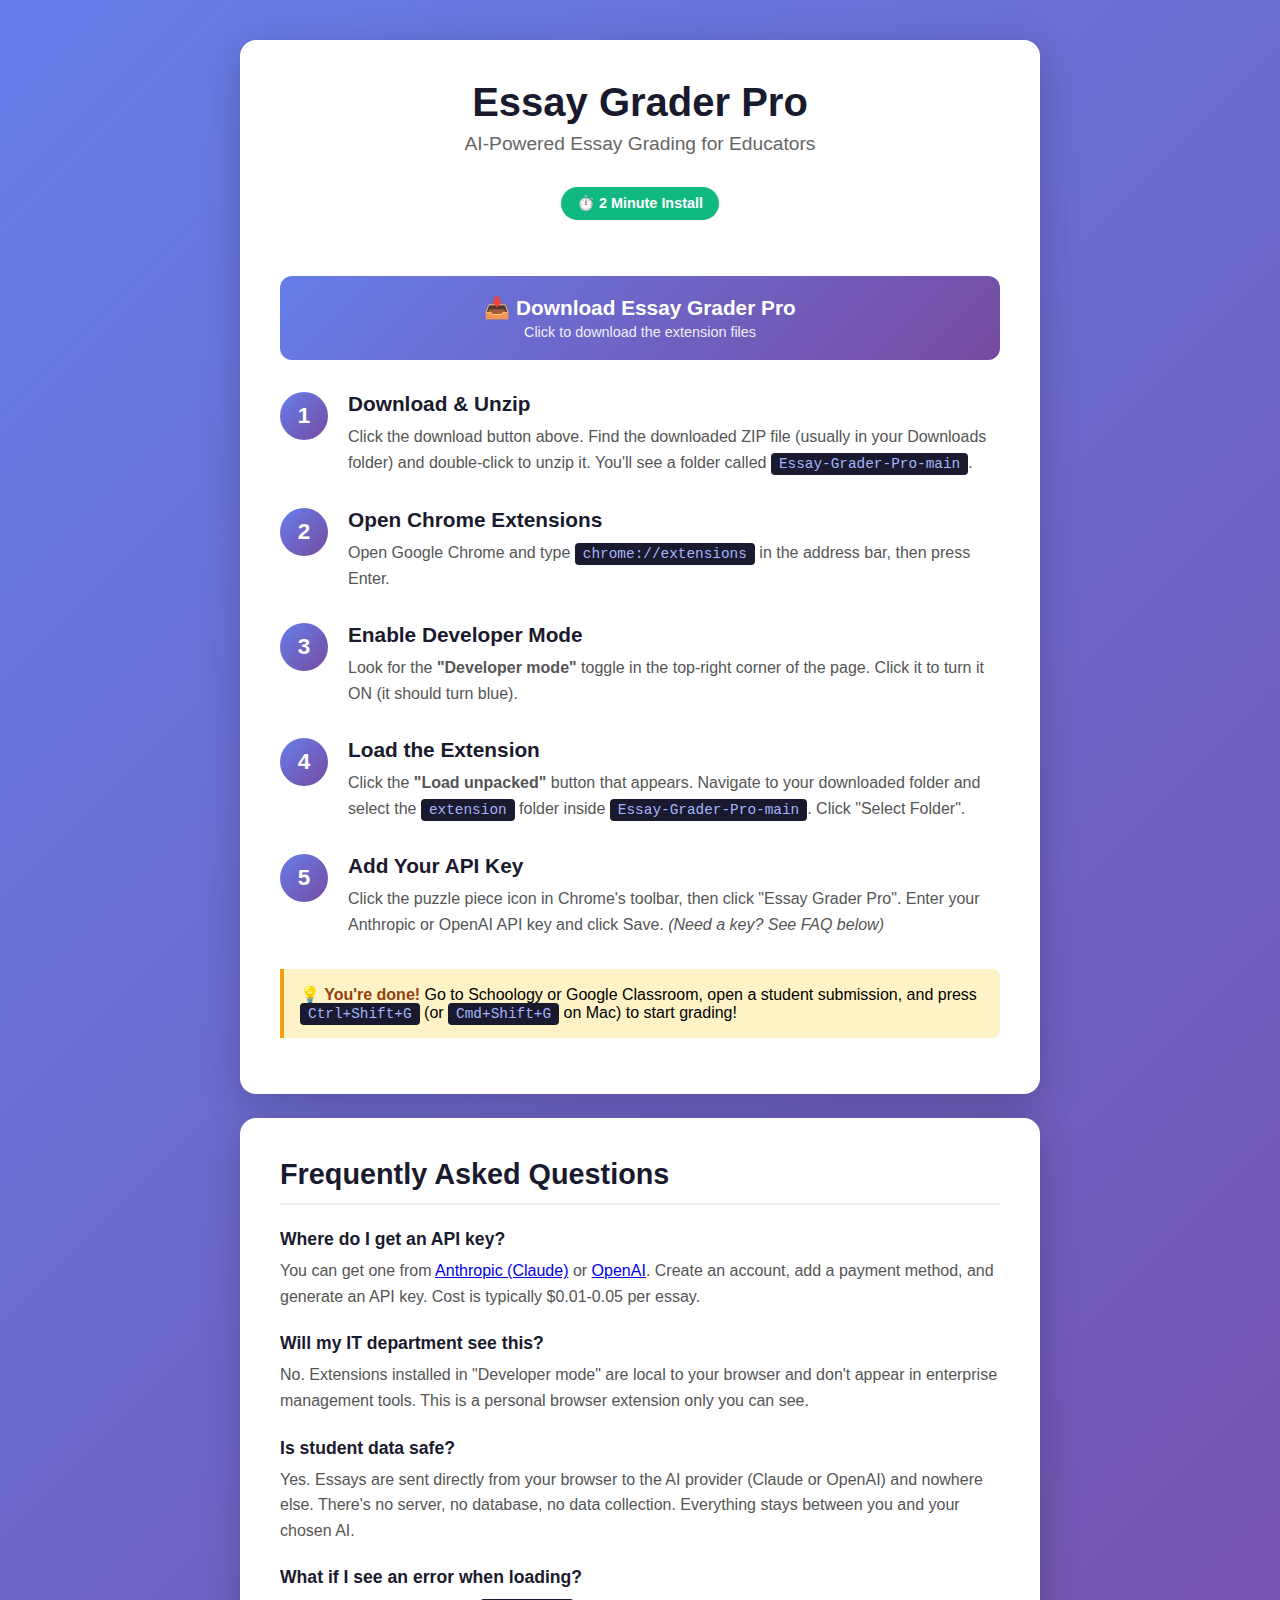
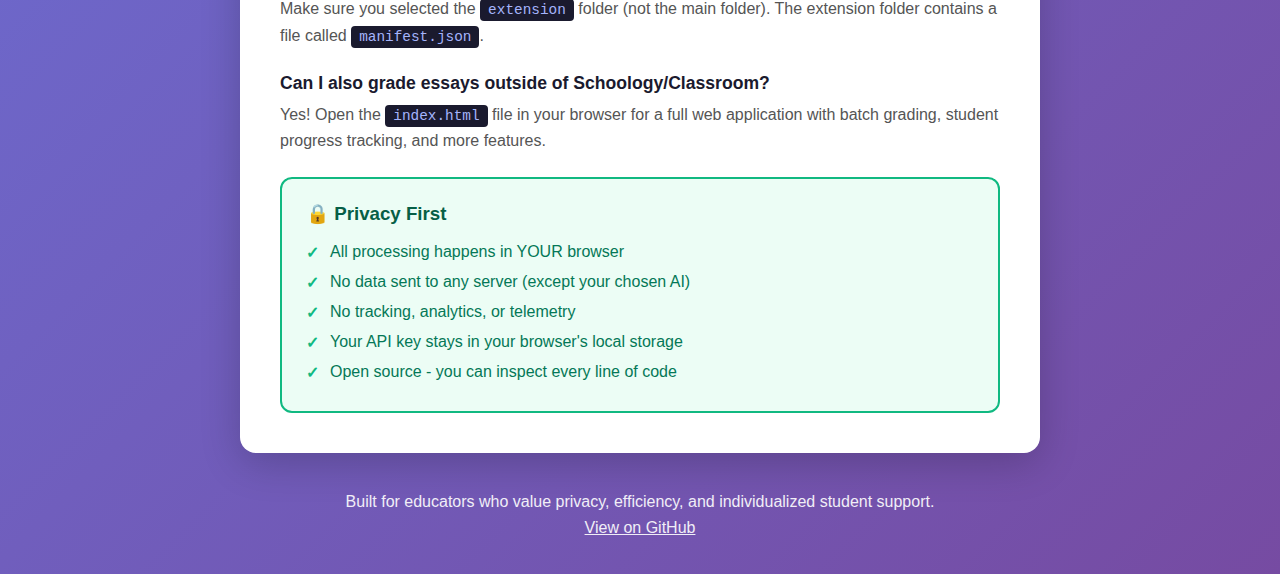
<file: INSTALL.html>
<!DOCTYPE html>
<html lang="en">
<head>
    <meta charset="UTF-8">
    <meta name="viewport" content="width=device-width, initial-scale=1.0">
    <title>Install Essay Grader Pro - 2 Minute Setup</title>
    <style>
        * {
            margin: 0;
            padding: 0;
            box-sizing: border-box;
        }

        body {
            font-family: -apple-system, BlinkMacSystemFont, 'Segoe UI', Roboto, Oxygen, Ubuntu, sans-serif;
            background: linear-gradient(135deg, #667eea 0%, #764ba2 100%);
            min-height: 100vh;
            padding: 40px 20px;
        }

        .container {
            max-width: 800px;
            margin: 0 auto;
        }

        .card {
            background: white;
            border-radius: 16px;
            padding: 40px;
            margin-bottom: 24px;
            box-shadow: 0 10px 40px rgba(0,0,0,0.2);
        }

        h1 {
            color: #1a1a2e;
            font-size: 2.5rem;
            margin-bottom: 8px;
            text-align: center;
        }

        .subtitle {
            color: #666;
            text-align: center;
            font-size: 1.2rem;
            margin-bottom: 32px;
        }

        .time-badge {
            background: #10b981;
            color: white;
            padding: 8px 16px;
            border-radius: 20px;
            font-size: 0.9rem;
            font-weight: 600;
            display: inline-block;
            margin-bottom: 24px;
        }

        .step {
            display: flex;
            gap: 20px;
            margin-bottom: 32px;
            align-items: flex-start;
        }

        .step-number {
            background: linear-gradient(135deg, #667eea 0%, #764ba2 100%);
            color: white;
            width: 48px;
            height: 48px;
            border-radius: 50%;
            display: flex;
            align-items: center;
            justify-content: center;
            font-size: 1.4rem;
            font-weight: bold;
            flex-shrink: 0;
        }

        .step-content h3 {
            color: #1a1a2e;
            font-size: 1.3rem;
            margin-bottom: 8px;
        }

        .step-content p {
            color: #555;
            line-height: 1.6;
        }

        .download-btn {
            display: block;
            background: linear-gradient(135deg, #667eea 0%, #764ba2 100%);
            color: white;
            text-decoration: none;
            padding: 20px 40px;
            border-radius: 12px;
            font-size: 1.3rem;
            font-weight: 600;
            text-align: center;
            margin: 32px 0;
            transition: transform 0.2s, box-shadow 0.2s;
        }

        .download-btn:hover {
            transform: translateY(-2px);
            box-shadow: 0 8px 25px rgba(102, 126, 234, 0.4);
        }

        .download-btn span {
            display: block;
            font-size: 0.9rem;
            font-weight: normal;
            opacity: 0.9;
            margin-top: 4px;
        }

        .screenshot {
            background: #f8f9fa;
            border: 2px dashed #ddd;
            border-radius: 8px;
            padding: 20px;
            text-align: center;
            color: #888;
            margin: 16px 0;
        }

        .tip {
            background: #fef3c7;
            border-left: 4px solid #f59e0b;
            padding: 16px;
            border-radius: 0 8px 8px 0;
            margin: 16px 0;
        }

        .tip strong {
            color: #92400e;
        }

        h2 {
            color: #1a1a2e;
            font-size: 1.8rem;
            margin-bottom: 24px;
            padding-bottom: 12px;
            border-bottom: 2px solid #eee;
        }

        .faq-item {
            margin-bottom: 24px;
        }

        .faq-item h4 {
            color: #1a1a2e;
            font-size: 1.1rem;
            margin-bottom: 8px;
        }

        .faq-item p {
            color: #555;
            line-height: 1.6;
        }

        .privacy-box {
            background: #ecfdf5;
            border: 2px solid #10b981;
            border-radius: 12px;
            padding: 24px;
            margin-top: 24px;
        }

        .privacy-box h3 {
            color: #065f46;
            margin-bottom: 12px;
            display: flex;
            align-items: center;
            gap: 8px;
        }

        .privacy-box ul {
            list-style: none;
            color: #047857;
        }

        .privacy-box li {
            padding: 6px 0;
            padding-left: 24px;
            position: relative;
        }

        .privacy-box li::before {
            content: "✓";
            position: absolute;
            left: 0;
            color: #10b981;
            font-weight: bold;
        }

        .code {
            background: #1a1a2e;
            color: #a5b4fc;
            padding: 3px 8px;
            border-radius: 4px;
            font-family: monospace;
            font-size: 0.9rem;
        }

        footer {
            text-align: center;
            color: white;
            margin-top: 40px;
            opacity: 0.9;
        }

        footer a {
            color: white;
        }

        @media (max-width: 600px) {
            .card {
                padding: 24px;
            }

            h1 {
                font-size: 1.8rem;
            }

            .step {
                flex-direction: column;
                align-items: center;
                text-align: center;
            }
        }
    </style>
</head>
<body>
    <div class="container">
        <div class="card">
            <h1>Essay Grader Pro</h1>
            <p class="subtitle">AI-Powered Essay Grading for Educators</p>

            <div style="text-align: center;">
                <span class="time-badge">⏱️ 2 Minute Install</span>
            </div>

            <a href="https://github.com/bbuxton0823/Essay-Grader-Pro/archive/refs/heads/main.zip" class="download-btn">
                📥 Download Essay Grader Pro
                <span>Click to download the extension files</span>
            </a>

            <div class="step">
                <div class="step-number">1</div>
                <div class="step-content">
                    <h3>Download & Unzip</h3>
                    <p>Click the download button above. Find the downloaded ZIP file (usually in your Downloads folder) and double-click to unzip it. You'll see a folder called <span class="code">Essay-Grader-Pro-main</span>.</p>
                </div>
            </div>

            <div class="step">
                <div class="step-number">2</div>
                <div class="step-content">
                    <h3>Open Chrome Extensions</h3>
                    <p>Open Google Chrome and type <span class="code">chrome://extensions</span> in the address bar, then press Enter.</p>
                </div>
            </div>

            <div class="step">
                <div class="step-number">3</div>
                <div class="step-content">
                    <h3>Enable Developer Mode</h3>
                    <p>Look for the <strong>"Developer mode"</strong> toggle in the top-right corner of the page. Click it to turn it ON (it should turn blue).</p>
                </div>
            </div>

            <div class="step">
                <div class="step-number">4</div>
                <div class="step-content">
                    <h3>Load the Extension</h3>
                    <p>Click the <strong>"Load unpacked"</strong> button that appears. Navigate to your downloaded folder and select the <span class="code">extension</span> folder inside <span class="code">Essay-Grader-Pro-main</span>. Click "Select Folder".</p>
                </div>
            </div>

            <div class="step">
                <div class="step-number">5</div>
                <div class="step-content">
                    <h3>Add Your API Key</h3>
                    <p>Click the puzzle piece icon in Chrome's toolbar, then click "Essay Grader Pro". Enter your Anthropic or OpenAI API key and click Save. <em>(Need a key? See FAQ below)</em></p>
                </div>
            </div>

            <div class="tip">
                <strong>💡 You're done!</strong> Go to Schoology or Google Classroom, open a student submission, and press <span class="code">Ctrl+Shift+G</span> (or <span class="code">Cmd+Shift+G</span> on Mac) to start grading!
            </div>
        </div>

        <div class="card">
            <h2>Frequently Asked Questions</h2>

            <div class="faq-item">
                <h4>Where do I get an API key?</h4>
                <p>You can get one from <a href="https://console.anthropic.com/" target="_blank">Anthropic (Claude)</a> or <a href="https://platform.openai.com/" target="_blank">OpenAI</a>. Create an account, add a payment method, and generate an API key. Cost is typically $0.01-0.05 per essay.</p>
            </div>

            <div class="faq-item">
                <h4>Will my IT department see this?</h4>
                <p>No. Extensions installed in "Developer mode" are local to your browser and don't appear in enterprise management tools. This is a personal browser extension only you can see.</p>
            </div>

            <div class="faq-item">
                <h4>Is student data safe?</h4>
                <p>Yes. Essays are sent directly from your browser to the AI provider (Claude or OpenAI) and nowhere else. There's no server, no database, no data collection. Everything stays between you and your chosen AI.</p>
            </div>

            <div class="faq-item">
                <h4>What if I see an error when loading?</h4>
                <p>Make sure you selected the <span class="code">extension</span> folder (not the main folder). The extension folder contains a file called <span class="code">manifest.json</span>.</p>
            </div>

            <div class="faq-item">
                <h4>Can I also grade essays outside of Schoology/Classroom?</h4>
                <p>Yes! Open the <span class="code">index.html</span> file in your browser for a full web application with batch grading, student progress tracking, and more features.</p>
            </div>

            <div class="privacy-box">
                <h3>🔒 Privacy First</h3>
                <ul>
                    <li>All processing happens in YOUR browser</li>
                    <li>No data sent to any server (except your chosen AI)</li>
                    <li>No tracking, analytics, or telemetry</li>
                    <li>Your API key stays in your browser's local storage</li>
                    <li>Open source - you can inspect every line of code</li>
                </ul>
            </div>
        </div>

        <footer>
            <p>Built for educators who value privacy, efficiency, and individualized student support.</p>
            <p style="margin-top: 8px;"><a href="https://github.com/bbuxton0823/Essay-Grader-Pro">View on GitHub</a></p>
        </footer>
    </div>
</body>
</html>
</file>
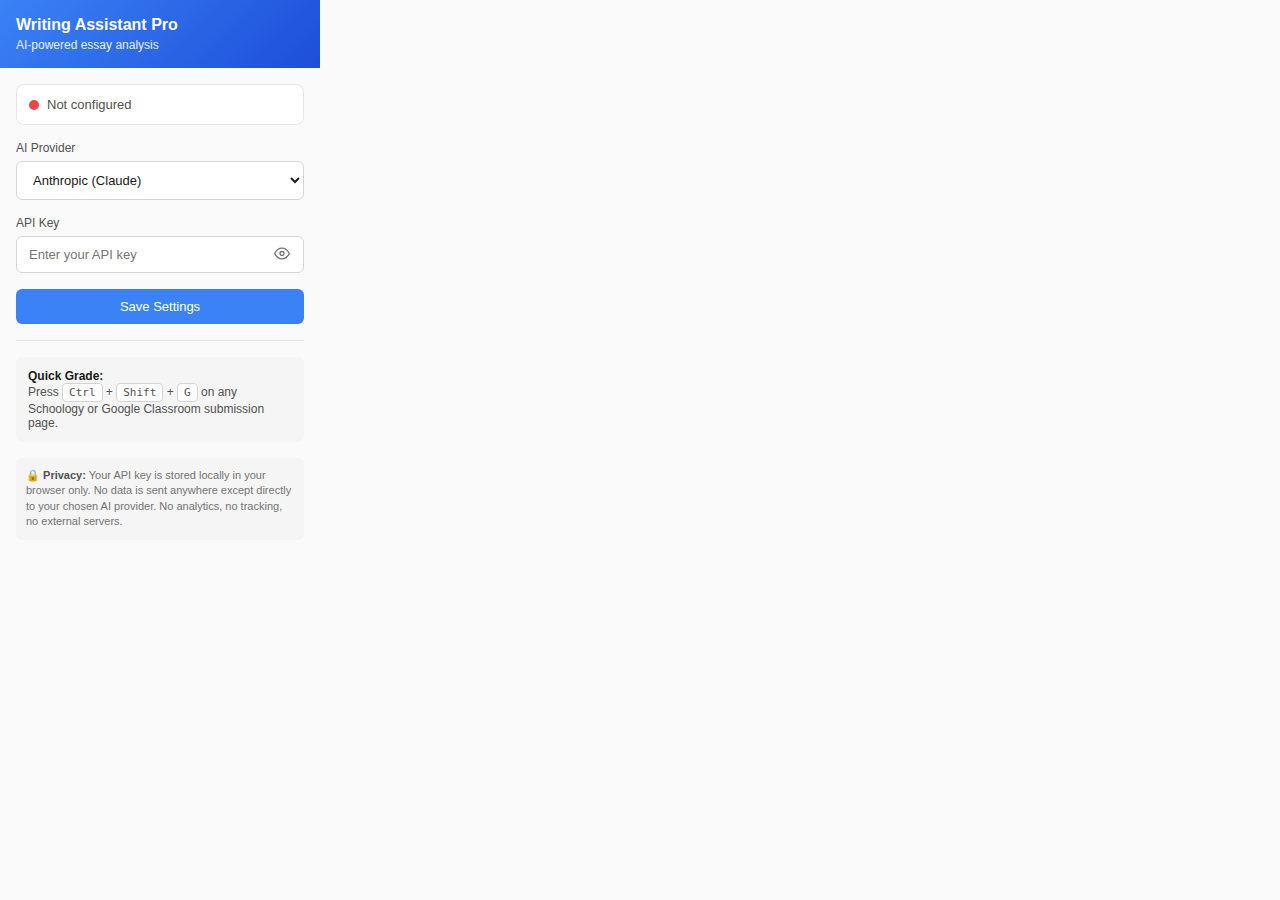
<file: extension/popup/popup.html>
<!DOCTYPE html>
<html lang="en">
<head>
  <meta charset="UTF-8">
  <meta name="viewport" content="width=device-width, initial-scale=1.0">
  <title>Writing Assistant Pro</title>
  <style>
    * {
      margin: 0;
      padding: 0;
      box-sizing: border-box;
    }

    body {
      font-family: -apple-system, BlinkMacSystemFont, 'Segoe UI', Roboto, sans-serif;
      width: 320px;
      background: #fafafa;
      color: #1a1a1a;
    }

    .header {
      background: linear-gradient(135deg, #3b82f6 0%, #1d4ed8 100%);
      padding: 16px;
      color: white;
    }

    .header h1 {
      font-size: 16px;
      font-weight: 600;
      margin-bottom: 4px;
    }

    .header p {
      font-size: 12px;
      opacity: 0.9;
    }

    .content {
      padding: 16px;
    }

    .status {
      display: flex;
      align-items: center;
      gap: 8px;
      padding: 12px;
      background: white;
      border-radius: 8px;
      margin-bottom: 16px;
      border: 1px solid #e5e5e5;
    }

    .status-dot {
      width: 10px;
      height: 10px;
      border-radius: 50%;
      background: #ef4444;
    }

    .status-dot.active {
      background: #22c55e;
    }

    .status-text {
      font-size: 13px;
      color: #525252;
    }

    .form-group {
      margin-bottom: 16px;
    }

    label {
      display: block;
      font-size: 12px;
      font-weight: 500;
      color: #525252;
      margin-bottom: 6px;
    }

    select, input[type="text"], input[type="password"] {
      width: 100%;
      padding: 10px 12px;
      font-size: 13px;
      border: 1px solid #d4d4d4;
      border-radius: 6px;
      background: white;
      color: #1a1a1a;
      transition: border-color 0.2s;
    }

    select:focus, input:focus {
      outline: none;
      border-color: #3b82f6;
    }

    .api-key-wrapper {
      position: relative;
    }

    .api-key-wrapper input {
      padding-right: 40px;
    }

    .toggle-visibility {
      position: absolute;
      right: 10px;
      top: 50%;
      transform: translateY(-50%);
      background: none;
      border: none;
      cursor: pointer;
      color: #737373;
      padding: 4px;
    }

    .btn {
      width: 100%;
      padding: 10px 16px;
      font-size: 13px;
      font-weight: 500;
      border: none;
      border-radius: 6px;
      cursor: pointer;
      transition: all 0.2s;
    }

    .btn-primary {
      background: #3b82f6;
      color: white;
    }

    .btn-primary:hover {
      background: #2563eb;
    }

    .btn-primary:disabled {
      background: #93c5fd;
      cursor: not-allowed;
    }

    .saved-message {
      display: none;
      text-align: center;
      padding: 8px;
      background: #dcfce7;
      color: #166534;
      border-radius: 6px;
      font-size: 12px;
      margin-top: 12px;
    }

    .saved-message.show {
      display: block;
    }

    .divider {
      height: 1px;
      background: #e5e5e5;
      margin: 16px 0;
    }

    .shortcut-info {
      background: #f5f5f5;
      padding: 12px;
      border-radius: 6px;
      font-size: 12px;
      color: #525252;
    }

    .shortcut-info strong {
      color: #1a1a1a;
    }

    .shortcut-key {
      display: inline-block;
      background: white;
      border: 1px solid #d4d4d4;
      border-radius: 4px;
      padding: 2px 6px;
      font-family: monospace;
      font-size: 11px;
    }

    .security-note {
      font-size: 11px;
      color: #737373;
      margin-top: 16px;
      padding: 10px;
      background: #f5f5f5;
      border-radius: 6px;
      line-height: 1.4;
    }

    .security-note strong {
      color: #525252;
    }
  </style>
</head>
<body>
  <div class="header">
    <h1>Writing Assistant Pro</h1>
    <p>AI-powered essay analysis</p>
  </div>

  <div class="content">
    <div class="status">
      <div class="status-dot" id="statusDot"></div>
      <span class="status-text" id="statusText">Not configured</span>
    </div>

    <div class="form-group">
      <label for="apiProvider">AI Provider</label>
      <select id="apiProvider">
        <option value="anthropic">Anthropic (Claude)</option>
        <option value="openai">OpenAI (GPT-4)</option>
      </select>
    </div>

    <div class="form-group">
      <label for="apiKey">API Key</label>
      <div class="api-key-wrapper">
        <input type="password" id="apiKey" placeholder="Enter your API key">
        <button class="toggle-visibility" id="toggleKey" type="button">
          <svg width="16" height="16" viewBox="0 0 24 24" fill="none" stroke="currentColor" stroke-width="2">
            <path d="M1 12s4-8 11-8 11 8 11 8-4 8-11 8-11-8-11-8z"></path>
            <circle cx="12" cy="12" r="3"></circle>
          </svg>
        </button>
      </div>
    </div>

    <button class="btn btn-primary" id="saveBtn">Save Settings</button>

    <div class="saved-message" id="savedMessage">
      ✓ Settings saved securely
    </div>

    <div class="divider"></div>

    <div class="shortcut-info">
      <strong>Quick Grade:</strong><br>
      Press <span class="shortcut-key">Ctrl</span> + <span class="shortcut-key">Shift</span> + <span class="shortcut-key">G</span> on any Schoology or Google Classroom submission page.
    </div>

    <div class="security-note">
      <strong>🔒 Privacy:</strong> Your API key is stored locally in your browser only. No data is sent anywhere except directly to your chosen AI provider. No analytics, no tracking, no external servers.
    </div>
  </div>

  <script src="popup.js"></script>
</body>
</html>
</file>
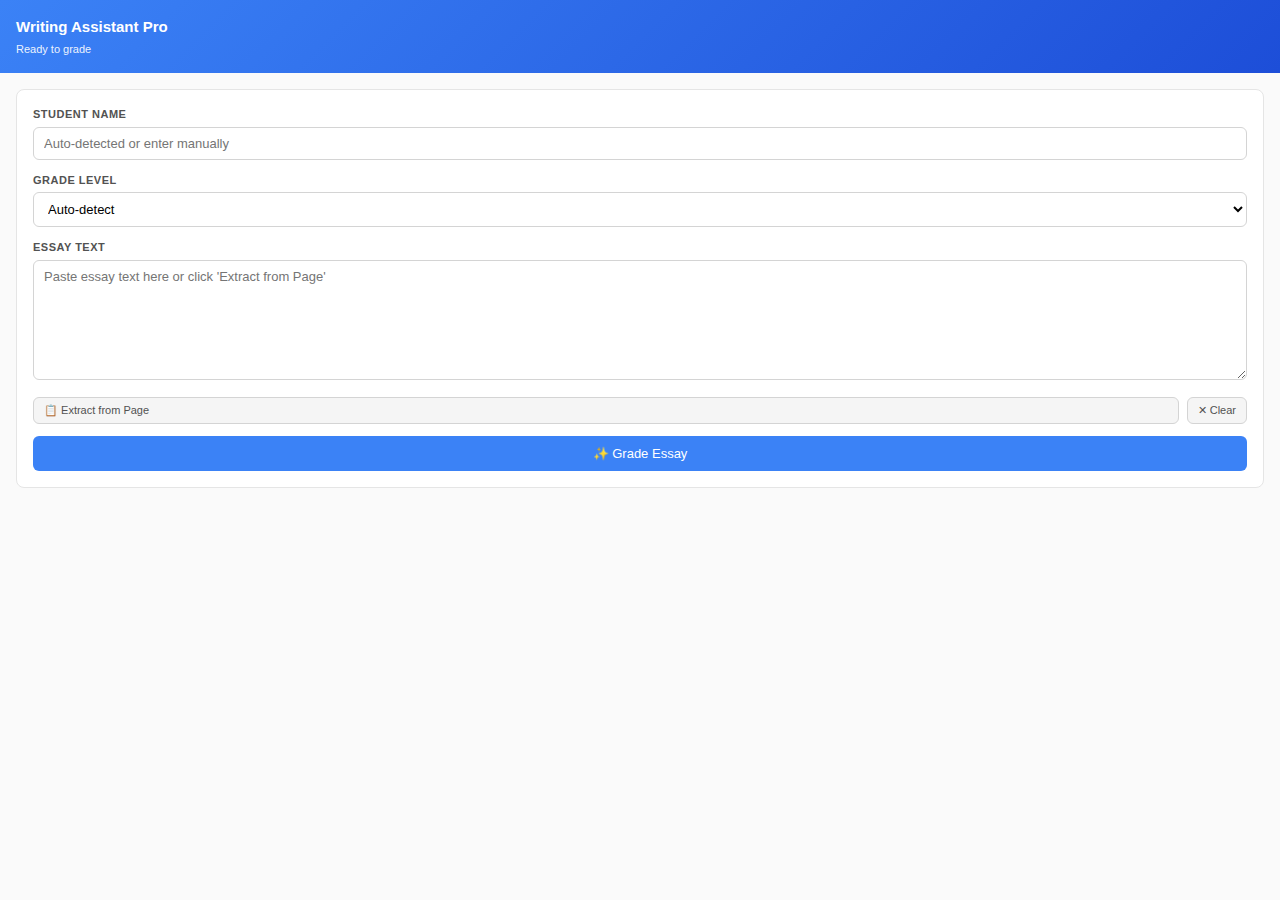
<file: extension/sidebar/sidebar.html>
<!DOCTYPE html>
<html lang="en">
<head>
  <meta charset="UTF-8">
  <meta name="viewport" content="width=device-width, initial-scale=1.0">
  <title>Essay Grader</title>
  <style>
    * {
      margin: 0;
      padding: 0;
      box-sizing: border-box;
    }

    body {
      font-family: -apple-system, BlinkMacSystemFont, 'Segoe UI', Roboto, sans-serif;
      background: #fafafa;
      color: #1a1a1a;
      font-size: 13px;
      line-height: 1.5;
    }

    .header {
      background: linear-gradient(135deg, #3b82f6 0%, #1d4ed8 100%);
      padding: 16px;
      color: white;
      position: sticky;
      top: 0;
      z-index: 100;
    }

    .header h1 {
      font-size: 15px;
      font-weight: 600;
      margin-bottom: 2px;
    }

    .header-sub {
      font-size: 11px;
      opacity: 0.9;
    }

    .content {
      padding: 16px;
    }

    /* Input Section */
    .input-section {
      background: white;
      border-radius: 8px;
      padding: 16px;
      margin-bottom: 16px;
      border: 1px solid #e5e5e5;
    }

    .form-group {
      margin-bottom: 12px;
    }

    .form-group:last-child {
      margin-bottom: 0;
    }

    label {
      display: block;
      font-size: 11px;
      font-weight: 600;
      color: #525252;
      margin-bottom: 4px;
      text-transform: uppercase;
      letter-spacing: 0.5px;
    }

    input[type="text"], select, textarea {
      width: 100%;
      padding: 8px 10px;
      font-size: 13px;
      border: 1px solid #d4d4d4;
      border-radius: 6px;
      background: white;
      transition: border-color 0.2s;
    }

    input:focus, select:focus, textarea:focus {
      outline: none;
      border-color: #3b82f6;
    }

    textarea {
      min-height: 120px;
      resize: vertical;
      font-family: inherit;
    }

    .btn {
      padding: 10px 16px;
      font-size: 13px;
      font-weight: 500;
      border: none;
      border-radius: 6px;
      cursor: pointer;
      transition: all 0.2s;
      display: inline-flex;
      align-items: center;
      gap: 6px;
    }

    .btn-primary {
      background: #3b82f6;
      color: white;
      width: 100%;
      justify-content: center;
    }

    .btn-primary:hover {
      background: #2563eb;
    }

    .btn-primary:disabled {
      background: #93c5fd;
      cursor: not-allowed;
    }

    .btn-secondary {
      background: #f5f5f5;
      color: #525252;
      border: 1px solid #d4d4d4;
    }

    .btn-secondary:hover {
      background: #e5e5e5;
    }

    .btn-small {
      padding: 6px 10px;
      font-size: 11px;
    }

    /* Loading State */
    .loading {
      display: none;
      text-align: center;
      padding: 40px 20px;
    }

    .loading.show {
      display: block;
    }

    .spinner {
      width: 32px;
      height: 32px;
      border: 3px solid #e5e5e5;
      border-top-color: #3b82f6;
      border-radius: 50%;
      animation: spin 1s linear infinite;
      margin: 0 auto 12px;
    }

    @keyframes spin {
      to { transform: rotate(360deg); }
    }

    .loading-text {
      color: #525252;
      font-size: 13px;
    }

    /* Results Section */
    .results-section {
      display: none;
    }

    .results-section.show {
      display: block;
    }

    .result-card {
      background: white;
      border-radius: 8px;
      padding: 16px;
      margin-bottom: 12px;
      border: 1px solid #e5e5e5;
    }

    .result-card h3 {
      font-size: 13px;
      font-weight: 600;
      margin-bottom: 12px;
      display: flex;
      align-items: center;
      gap: 6px;
    }

    /* Score Display */
    .scores-grid {
      display: grid;
      grid-template-columns: repeat(2, 1fr);
      gap: 8px;
    }

    .score-item {
      background: #f9fafb;
      padding: 10px;
      border-radius: 6px;
      text-align: center;
    }

    .score-value {
      font-size: 20px;
      font-weight: 700;
      margin-bottom: 2px;
    }

    .score-value.high { color: #16a34a; }
    .score-value.medium { color: #ca8a04; }
    .score-value.low { color: #dc2626; }

    .score-label {
      font-size: 10px;
      color: #737373;
      text-transform: uppercase;
      letter-spacing: 0.5px;
    }

    /* Feedback Lists */
    .feedback-list {
      list-style: none;
      padding: 0;
    }

    .feedback-list li {
      padding: 8px 0;
      border-bottom: 1px solid #f0f0f0;
      font-size: 12px;
    }

    .feedback-list li:last-child {
      border-bottom: none;
    }

    /* AI Detection */
    .ai-badge {
      display: inline-block;
      padding: 4px 10px;
      border-radius: 20px;
      font-size: 11px;
      font-weight: 600;
    }

    .ai-badge.low {
      background: #dcfce7;
      color: #166534;
    }

    .ai-badge.medium {
      background: #fef3c7;
      color: #92400e;
    }

    .ai-badge.high {
      background: #fee2e2;
      color: #991b1b;
    }

    /* Skill Gaps */
    .skill-gaps {
      display: flex;
      flex-wrap: wrap;
      gap: 6px;
      margin-top: 8px;
    }

    .skill-tag {
      background: #eff6ff;
      color: #1d4ed8;
      padding: 4px 8px;
      border-radius: 4px;
      font-size: 11px;
    }

    .skill-tag.priority {
      background: #fef3c7;
      color: #92400e;
    }

    /* Collapsible Sections */
    .collapsible {
      cursor: pointer;
      user-select: none;
    }

    .collapsible::after {
      content: '▼';
      font-size: 10px;
      margin-left: auto;
      transition: transform 0.2s;
    }

    .collapsible.collapsed::after {
      transform: rotate(-90deg);
    }

    .collapsible-content {
      display: block;
    }

    .collapsible.collapsed + .collapsible-content {
      display: none;
    }

    /* Error State */
    .error-message {
      background: #fee2e2;
      border: 1px solid #fecaca;
      color: #991b1b;
      padding: 12px;
      border-radius: 6px;
      font-size: 12px;
      margin-bottom: 12px;
    }

    /* Actions Bar */
    .actions-bar {
      display: flex;
      gap: 8px;
      margin-top: 16px;
      padding-top: 16px;
      border-top: 1px solid #e5e5e5;
    }

    .actions-bar .btn {
      flex: 1;
    }

    /* Practice Worksheet Status */
    .practice-status {
      font-size: 11px;
      color: #525252;
      margin-top: 8px;
      padding: 8px;
      background: #f5f5f5;
      border-radius: 4px;
    }

    /* Responsive */
    @media (max-width: 300px) {
      .scores-grid {
        grid-template-columns: 1fr;
      }
    }
  </style>
</head>
<body>
  <div class="header">
    <h1>Writing Assistant Pro</h1>
    <div class="header-sub" id="platformInfo">Ready to grade</div>
  </div>

  <div class="content">
    <!-- Input Section -->
    <div class="input-section" id="inputSection">
      <div class="form-group">
        <label>Student Name</label>
        <input type="text" id="studentName" placeholder="Auto-detected or enter manually">
      </div>

      <div class="form-group">
        <label>Grade Level</label>
        <select id="gradeLevel">
          <option value="auto">Auto-detect</option>
          <option value="6">6th Grade</option>
          <option value="7">7th Grade</option>
          <option value="8">8th Grade</option>
          <option value="9">9th Grade</option>
          <option value="10">10th Grade</option>
          <option value="11">11th Grade</option>
          <option value="12">12th Grade</option>
        </select>
      </div>

      <div class="form-group">
        <label>Essay Text</label>
        <textarea id="essayText" placeholder="Paste essay text here or click 'Extract from Page'"></textarea>
      </div>

      <div style="display: flex; gap: 8px; margin-bottom: 12px;">
        <button class="btn btn-secondary btn-small" id="extractBtn" style="flex: 1;">
          📋 Extract from Page
        </button>
        <button class="btn btn-secondary btn-small" id="clearBtn">
          ✕ Clear
        </button>
      </div>

      <button class="btn btn-primary" id="gradeBtn">
        ✨ Grade Essay
      </button>
    </div>

    <!-- Loading State -->
    <div class="loading" id="loadingState">
      <div class="spinner"></div>
      <div class="loading-text">Analyzing essay...</div>
    </div>

    <!-- Error Message -->
    <div class="error-message" id="errorMessage" style="display: none;"></div>

    <!-- Results Section -->
    <div class="results-section" id="resultsSection">
      <!-- Student Info -->
      <div class="result-card">
        <h3>📝 <span id="resultStudentName">Student</span></h3>
        <div style="font-size: 12px; color: #525252;">
          <span id="resultGradeLevel">Grade Level</span> •
          <span id="resultEssayType">Essay Type</span> •
          <span id="resultWordCount">0 words</span>
        </div>
      </div>

      <!-- Scores -->
      <div class="result-card">
        <h3 class="collapsible">📊 Scores</h3>
        <div class="collapsible-content">
          <div class="scores-grid">
            <div class="score-item">
              <div class="score-value" id="grammarScore">--</div>
              <div class="score-label">Grammar</div>
            </div>
            <div class="score-item">
              <div class="score-value" id="spellingScore">--</div>
              <div class="score-label">Spelling</div>
            </div>
            <div class="score-item">
              <div class="score-value" id="originalityScore">--</div>
              <div class="score-label">Originality</div>
            </div>
            <div class="score-item">
              <div class="score-value" id="overallScore">--</div>
              <div class="score-label">Overall</div>
            </div>
          </div>
        </div>
      </div>

      <!-- AI Detection -->
      <div class="result-card">
        <h3 class="collapsible">🤖 AI Detection</h3>
        <div class="collapsible-content">
          <div style="margin-bottom: 8px;">
            Likelihood: <span class="ai-badge" id="aiLikelihood">--</span>
          </div>
          <div id="aiRedFlags" style="font-size: 12px; color: #525252;"></div>
        </div>
      </div>

      <!-- Skill Gaps -->
      <div class="result-card">
        <h3 class="collapsible">🎯 Skill Gaps</h3>
        <div class="collapsible-content">
          <div id="prioritySkills"></div>
          <div class="skill-gaps" id="skillGapsList"></div>
        </div>
      </div>

      <!-- Feedback -->
      <div class="result-card">
        <h3 class="collapsible">💬 Feedback</h3>
        <div class="collapsible-content">
          <p id="overallFeedback" style="margin-bottom: 12px;"></p>

          <div style="margin-bottom: 12px;">
            <strong style="color: #16a34a; font-size: 11px;">✓ STRENGTHS</strong>
            <ul class="feedback-list" id="strengthsList"></ul>
          </div>

          <div>
            <strong style="color: #ca8a04; font-size: 11px;">→ AREAS TO IMPROVE</strong>
            <ul class="feedback-list" id="improvementsList"></ul>
          </div>
        </div>
      </div>

      <!-- Actions -->
      <div class="actions-bar">
        <button class="btn btn-secondary" id="copyGradeBtn">
          📋 Copy Grade
        </button>
        <button class="btn btn-primary" id="generatePracticeBtn">
          📝 Generate Practice
        </button>
      </div>

      <div class="practice-status" id="practiceStatus" style="display: none;"></div>

      <button class="btn btn-secondary" id="newGradeBtn" style="width: 100%; margin-top: 12px;">
        ← Grade Another Essay
      </button>
    </div>
  </div>

  <script src="sidebar.js"></script>
</body>
</html>
</file>
